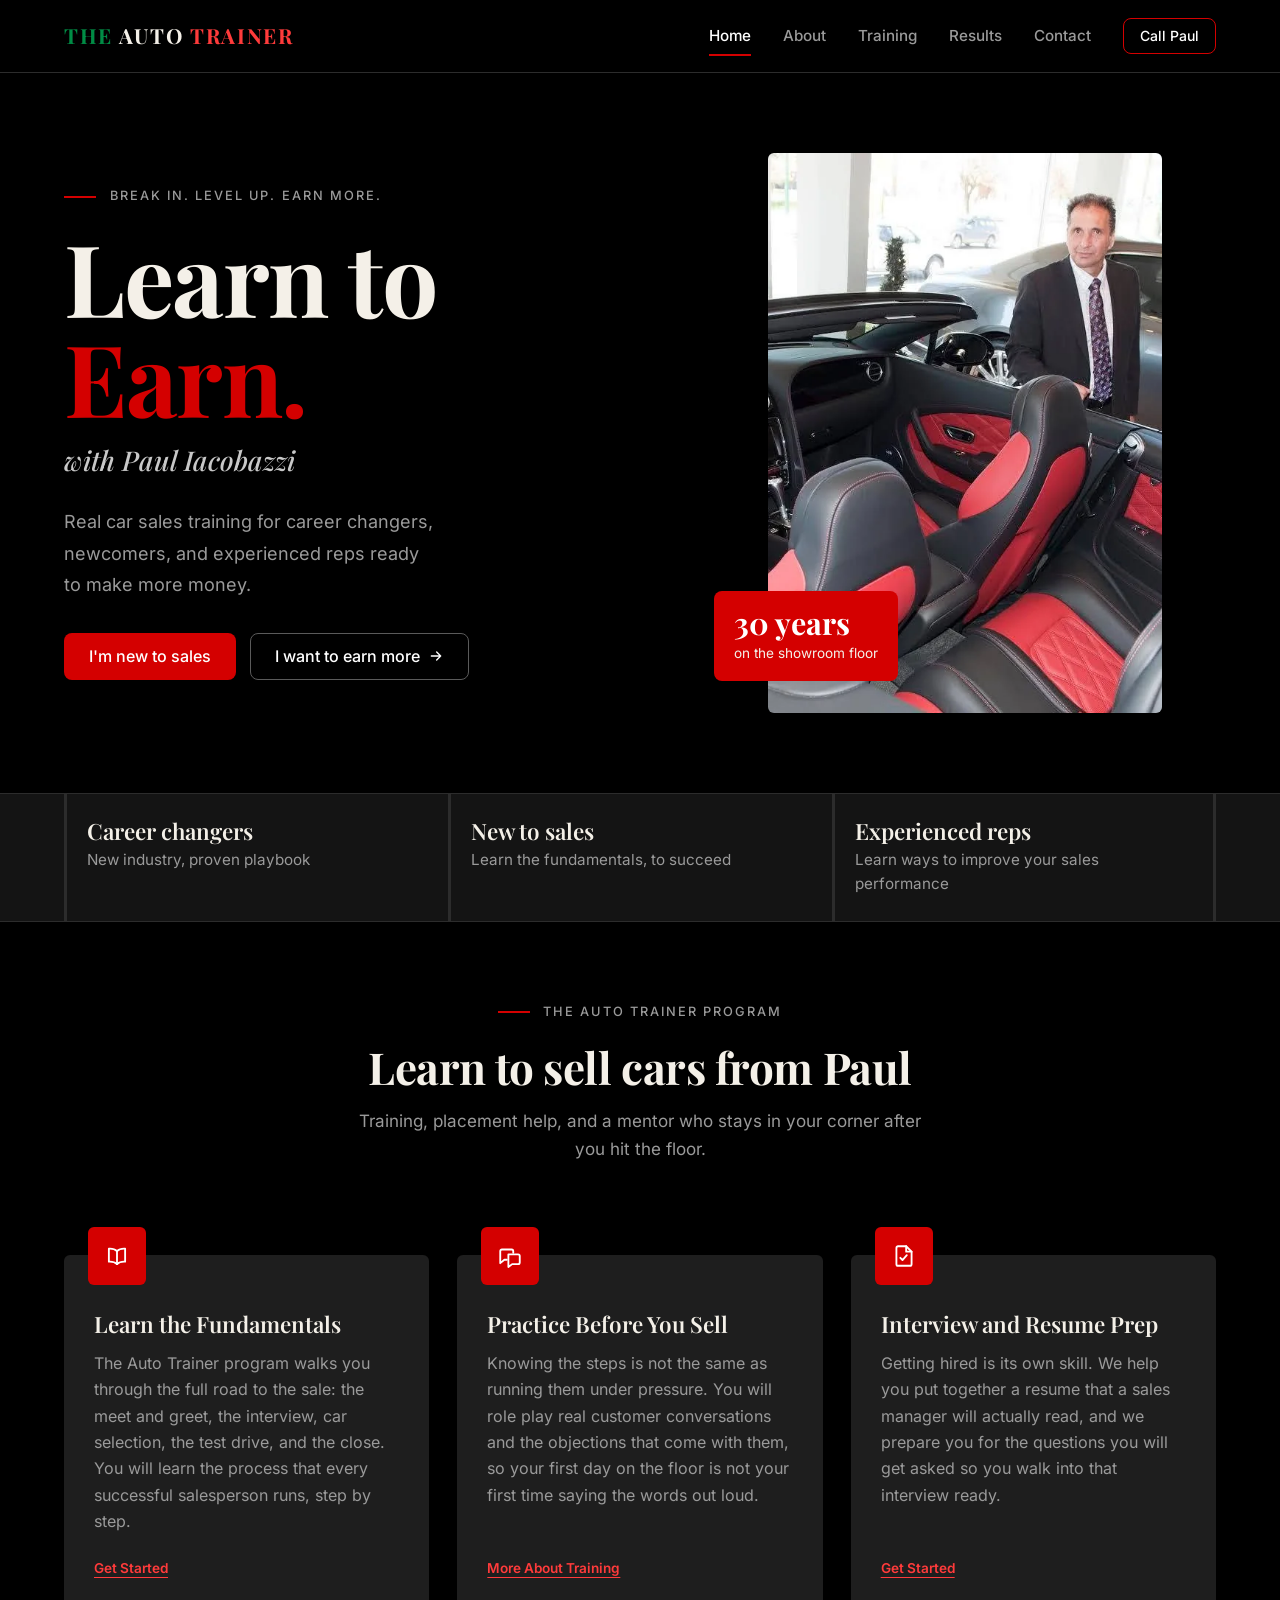
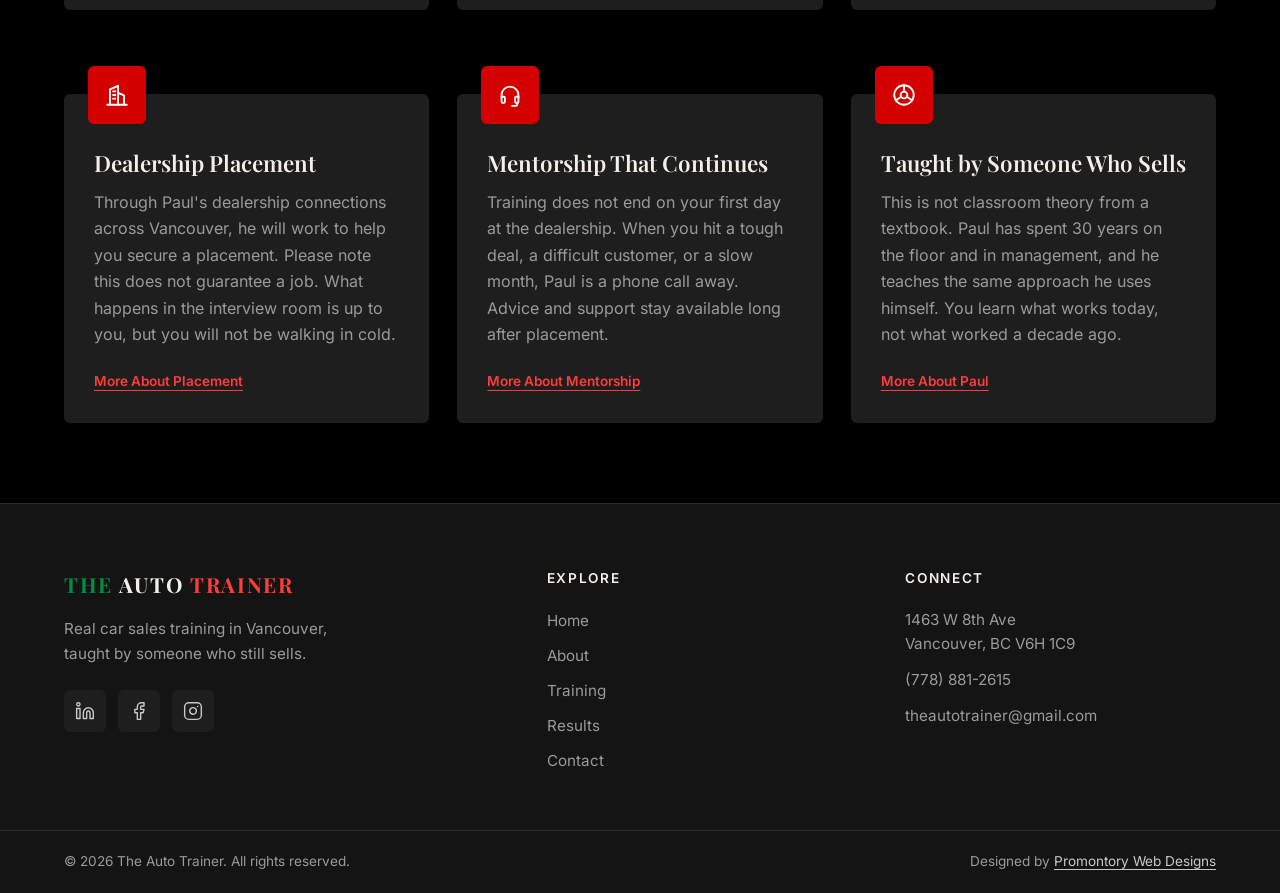
<file: index.html>
<!DOCTYPE html>
<html lang="en">
<head>
  <meta charset="UTF-8">
  <meta name="viewport" content="width=device-width, initial-scale=1.0">
  <title>The Auto Trainer | Car Sales Training with Paul Iacobazzi</title>
  <meta name="description" content="Real car sales training for career changers, newcomers, and reps ready for bigger months.">

  <link rel="preload" href="fonts/Inter-var.woff2" as="font" type="font/woff2" crossorigin>
  <link rel="preload" href="fonts/PlayfairDisplay-var.woff2" as="font" type="font/woff2" crossorigin>
  <link rel="preload" href="images/paul-hero.webp" as="image" fetchpriority="high">

  <link rel="stylesheet" href="fonts.css">
  <link rel="stylesheet" href="styles.css">
</head>
<body>

  <header class="site-header">
    <nav class="nav container" aria-label="Main">
      <a href="index.html" class="logo"><span class="logo-it">The</span> Auto <span>Trainer</span></a>

      <button type="button" class="nav-toggle" aria-label="Toggle menu" aria-expanded="false" aria-controls="nav-links">
        <span class="nav-toggle-bar"></span>
        <span class="nav-toggle-bar"></span>
        <span class="nav-toggle-bar"></span>
      </button>

      <ul class="nav-links" id="nav-links">
        <li><a href="index.html" aria-current="page">Home</a></li>
        <li><a href="about.html">About</a></li>
        <li><a href="training.html">Training</a></li>
        <li><a href="results.html">Results</a></li>
        <li><a href="contact.html">Contact</a></li>
        <li class="nav-cta-item"><a href="contact.html" class="btn btn-primary">Call Paul</a></li>
      </ul>

      <a href="contact.html" class="btn btn-outline btn-small nav-desktop-cta">Call Paul</a>
    </nav>
  </header>

  <main>
    <section class="hero">
      <div class="hero-inner container">

        <div class="hero-text">
          <p class="eyebrow">Break in. Level up. Earn more.</p>

          <h1 class="hero-title">Learn to <span class="accent">Earn.</span></h1>

          <p class="signature">with Paul Iacobazzi</p>

          <p class="hero-sub">
            Real car sales training for career changers, newcomers,
            and experienced reps ready to make more money.
          </p>

          <div class="hero-actions">
            <a href="#new-to-sales" class="btn btn-primary">I'm new to sales</a>
            <a href="#earn-more" class="btn btn-outline">
              I want to earn more
              <svg class="btn-arrow" width="16" height="16" viewBox="0 0 24 24" aria-hidden="true">
                <path d="M5 12h14M13 6l6 6-6 6" fill="none" stroke="currentColor" stroke-width="2" stroke-linecap="round" stroke-linejoin="round"/>
              </svg>
            </a>
          </div>
        </div>

        <div class="hero-media">
          <img src="images/paul-hero.webp" alt="Paul Iacobazzi standing on a dealership lot" class="hero-photo" width="608" height="760" fetchpriority="high" decoding="async">

          <div class="badge">
            <strong>30 years</strong>
            <span>on the showroom floor</span>
          </div>
        </div>

      </div>
    </section>

    <section class="audience" aria-label="Who this training is for">
      <div class="audience-grid container">
        <a href="#career-changers" class="audience-item">
          <h2>Career changers</h2>
          <p>New industry, proven playbook</p>
        </a>
        <a href="#new-to-sales" class="audience-item">
          <h2>New to sales</h2>
          <p>Learn the fundamentals, to succeed</p>
        </a>
        <a href="#earn-more" class="audience-item">
          <h2>Experienced reps</h2>
          <p>Learn ways to improve your sales performance</p>
        </a>
      </div>
    </section>

    <section class="program" aria-labelledby="program-heading">
      <div class="program-inner container">

        <div class="program-intro">
          <p class="eyebrow">The Auto Trainer Program</p>
          <h2 id="program-heading">Learn to sell cars from Paul</h2>
          <p>Training, placement help, and a mentor who stays in your corner after you hit the floor.</p>
        </div>

        <div class="program-grid">

          <article class="program-card">
            <span class="program-tile" aria-hidden="true">
              <svg viewBox="0 0 24 24" fill="none" stroke="currentColor" stroke-width="1.7" stroke-linecap="round" stroke-linejoin="round">
                <path d="M12 7.5c-1.6-1.6-4.2-2.5-7.5-2.3v12c3.3-.2 5.9.7 7.5 2.3"/>
                <path d="M12 7.5c1.6-1.6 4.2-2.5 7.5-2.3v12c-3.3-.2-5.9.7-7.5 2.3"/>
                <path d="M12 7.5v12"/>
              </svg>
            </span>
            <h3>Learn the Fundamentals</h3>
            <p>The Auto Trainer program walks you through the full road to the sale: the meet and greet, the interview, car selection, the test drive, and the close. You will learn the process that every successful salesperson runs, step by step.</p>
            <a href="contact.html">Get Started</a>
          </article>

          <article class="program-card">
            <span class="program-tile" aria-hidden="true">
              <svg viewBox="0 0 24 24" fill="none" stroke="currentColor" stroke-width="1.7" stroke-linecap="round" stroke-linejoin="round">
                <path d="M9 15.5H6.8L3 18.6V7.5A1.5 1.5 0 0 1 4.5 6h9A1.5 1.5 0 0 1 15 7.5v1.6"/>
                <path d="M10.5 10.5h9a1.5 1.5 0 0 1 1.5 1.5v6a1.5 1.5 0 0 1-1.5 1.5H14l-3.5 2.6V10.5Z"/>
              </svg>
            </span>
            <h3>Practice Before You Sell</h3>
            <p>Knowing the steps is not the same as running them under pressure. You will role play real customer conversations and the objections that come with them, so your first day on the floor is not your first time saying the words out loud.</p>
            <a href="training.html">More About Training</a>
          </article>

          <article class="program-card">
            <span class="program-tile" aria-hidden="true">
              <svg viewBox="0 0 24 24" fill="none" stroke="currentColor" stroke-width="1.7" stroke-linecap="round" stroke-linejoin="round">
                <path d="M14 3H6.5A1.5 1.5 0 0 0 5 4.5v15A1.5 1.5 0 0 0 6.5 21h11a1.5 1.5 0 0 0 1.5-1.5V8l-5-5Z"/>
                <path d="M14 3v5h5"/>
                <path d="m8.6 13.7 2 2 4-4.4"/>
              </svg>
            </span>
            <h3>Interview and Resume Prep</h3>
            <p>Getting hired is its own skill. We help you put together a resume that a sales manager will actually read, and we prepare you for the questions you will get asked so you walk into that interview ready.</p>
            <a href="contact.html">Get Started</a>
          </article>

          <article class="program-card">
            <span class="program-tile" aria-hidden="true">
              <svg viewBox="0 0 24 24" fill="none" stroke="currentColor" stroke-width="1.7" stroke-linecap="round" stroke-linejoin="round">
                <path d="M3 21h18"/>
                <path d="M5.5 21V6.8L13 3.5V21"/>
                <path d="m13 10 5.5 2.4V21"/>
                <path d="M8.4 8.6h2M8.4 12h2M8.4 15.4h2"/>
              </svg>
            </span>
            <h3>Dealership Placement</h3>
            <p>Through Paul's dealership connections across Vancouver, he will work to help you secure a placement. Please note this does not guarantee a job. What happens in the interview room is up to you, but you will not be walking in cold.</p>
            <a href="training.html#placement">More About Placement</a>
          </article>

          <article class="program-card">
            <span class="program-tile" aria-hidden="true">
              <svg viewBox="0 0 24 24" fill="none" stroke="currentColor" stroke-width="1.7" stroke-linecap="round" stroke-linejoin="round">
                <path d="M4.2 14.5V12a7.8 7.8 0 0 1 15.6 0v2.5"/>
                <path d="M4.2 13.6h2.1a1 1 0 0 1 1 1v3.6a1 1 0 0 1-1 1h-.6a1.5 1.5 0 0 1-1.5-1.5v-4.1Z"/>
                <path d="M19.8 13.6h-2.1a1 1 0 0 0-1 1v3.6a1 1 0 0 0 1 1h.6a1.5 1.5 0 0 0 1.5-1.5v-4.1Z"/>
                <path d="M18.8 19.6v.4a2 2 0 0 1-2 2h-2.9"/>
              </svg>
            </span>
            <h3>Mentorship That Continues</h3>
            <p>Training does not end on your first day at the dealership. When you hit a tough deal, a difficult customer, or a slow month, Paul is a phone call away. Advice and support stay available long after placement.</p>
            <a href="training.html#mentorship">More About Mentorship</a>
          </article>

          <article class="program-card">
            <span class="program-tile" aria-hidden="true">
              <svg viewBox="0 0 24 24" fill="none" stroke="currentColor" stroke-width="1.7" stroke-linecap="round" stroke-linejoin="round">
                <circle cx="12" cy="12" r="9"/>
                <circle cx="12" cy="12" r="3.1"/>
                <path d="M12 3.1V8.9"/>
                <path d="M9.4 13.6 4.5 16.9"/>
                <path d="M14.6 13.6l4.9 3.3"/>
              </svg>
            </span>
            <h3>Taught by Someone Who Sells</h3>
            <p>This is not classroom theory from a textbook. Paul has spent 30 years on the floor and in management, and he teaches the same approach he uses himself. You learn what works today, not what worked a decade ago.</p>
            <a href="about.html">More About Paul</a>
          </article>

        </div>
      </div>
    </section>
  </main>

  <footer class="site-footer">
    <div class="footer-grid container">

      <div class="footer-brand">
        <a href="index.html" class="logo"><span class="logo-it">The</span> Auto <span>Trainer</span></a>
        <p>Real car sales training in Vancouver, taught by someone who still sells.</p>

        <ul class="social-links" aria-label="Social media">
          <li>
            <a href="https://www.linkedin.com/company/the-auto-trainer" target="_blank" rel="noopener" aria-label="The Auto Trainer on LinkedIn">
              <svg viewBox="0 0 24 24" fill="none" stroke="currentColor" stroke-width="1.7" stroke-linecap="round" stroke-linejoin="round" aria-hidden="true">
                <path d="M16 8a6 6 0 0 1 6 6v7h-4v-7a2 2 0 0 0-2-2 2 2 0 0 0-2 2v7h-4v-7a6 6 0 0 1 6-6z"/>
                <rect x="2" y="9" width="4" height="12"/>
                <circle cx="4" cy="4" r="2"/>
              </svg>
            </a>
          </li>
          <li>
            <a href="https://www.facebook.com/theautotrainer/" target="_blank" rel="noopener" aria-label="The Auto Trainer on Facebook">
              <svg viewBox="0 0 24 24" fill="none" stroke="currentColor" stroke-width="1.7" stroke-linecap="round" stroke-linejoin="round" aria-hidden="true">
                <path d="M18 2h-3a5 5 0 0 0-5 5v3H7v4h3v8h4v-8h3l1-4h-4V7a1 1 0 0 1 1-1h3z"/>
              </svg>
            </a>
          </li>
          <li>
            <a href="https://www.instagram.com/theautotrainer/" target="_blank" rel="noopener" aria-label="The Auto Trainer on Instagram">
              <svg viewBox="0 0 24 24" fill="none" stroke="currentColor" stroke-width="1.7" stroke-linecap="round" stroke-linejoin="round" aria-hidden="true">
                <rect x="2" y="2" width="20" height="20" rx="5" ry="5"/>
                <path d="M16 11.37A4 4 0 1 1 12.63 8 4 4 0 0 1 16 11.37z"/>
                <line x1="17.5" y1="6.5" x2="17.51" y2="6.5"/>
              </svg>
            </a>
          </li>
        </ul>
      </div>

      <nav class="footer-col" aria-label="Footer">
        <h2>Explore</h2>
        <ul>
          <li><a href="index.html">Home</a></li>
          <li><a href="about.html">About</a></li>
          <li><a href="training.html">Training</a></li>
          <li><a href="results.html">Results</a></li>
          <li><a href="contact.html">Contact</a></li>
        </ul>
      </nav>

      <div class="footer-col">
        <h2>Connect</h2>
        <address>
          <p>1463 W 8th Ave<br>Vancouver, BC V6H 1C9</p>
          <p><a href="tel:+17788812615">(778) 881-2615</a></p>
          <p><a href="mailto:theautotrainer@gmail.com">theautotrainer@gmail.com</a></p>
        </address>
      </div>

    </div>

    <div class="footer-bottom">
      <div class="footer-bottom-inner container">
        <p>&copy; 2026 The Auto Trainer. All rights reserved.</p>
        <p>Designed by <a href="https://promontorywebdesigns.com" target="_blank" rel="noopener">Promontory Web Designs</a></p>
      </div>
    </div>
  </footer>

  <script>
    (function () {
      var toggle = document.querySelector('.nav-toggle');
      var navLinks = document.getElementById('nav-links');
      if (!toggle || !navLinks) return;

      function closeMenu() {
        navLinks.classList.remove('is-open');
        toggle.classList.remove('is-open');
        toggle.setAttribute('aria-expanded', 'false');
        document.body.classList.remove('nav-open');
      }

      toggle.addEventListener('click', function () {
        var isOpen = navLinks.classList.toggle('is-open');
        toggle.classList.toggle('is-open', isOpen);
        toggle.setAttribute('aria-expanded', String(isOpen));
        document.body.classList.toggle('nav-open', isOpen);
      });

      navLinks.addEventListener('click', function (e) {
        if (e.target.tagName === 'A') closeMenu();
      });

      window.addEventListener('resize', function () {
        if (window.innerWidth > 900) closeMenu();
      });
    })();
  </script>
</body>
</html>
</file>
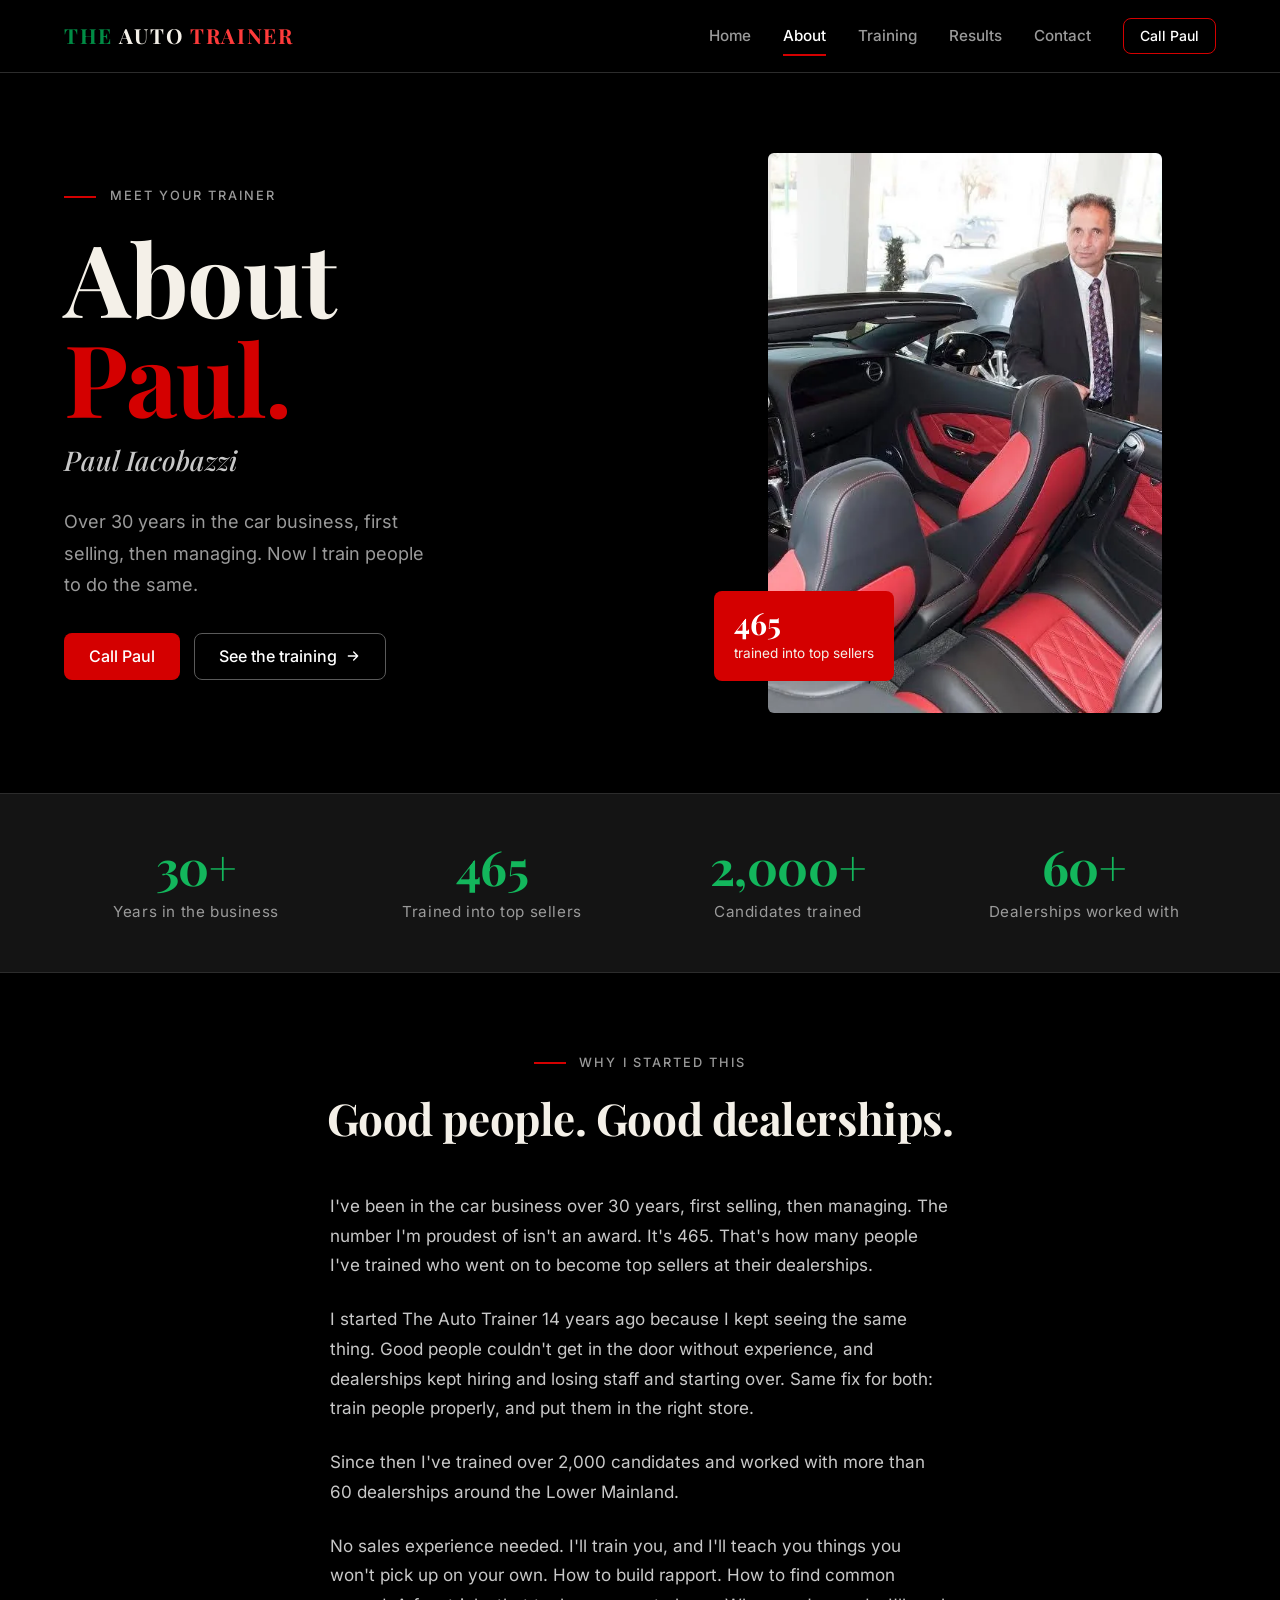
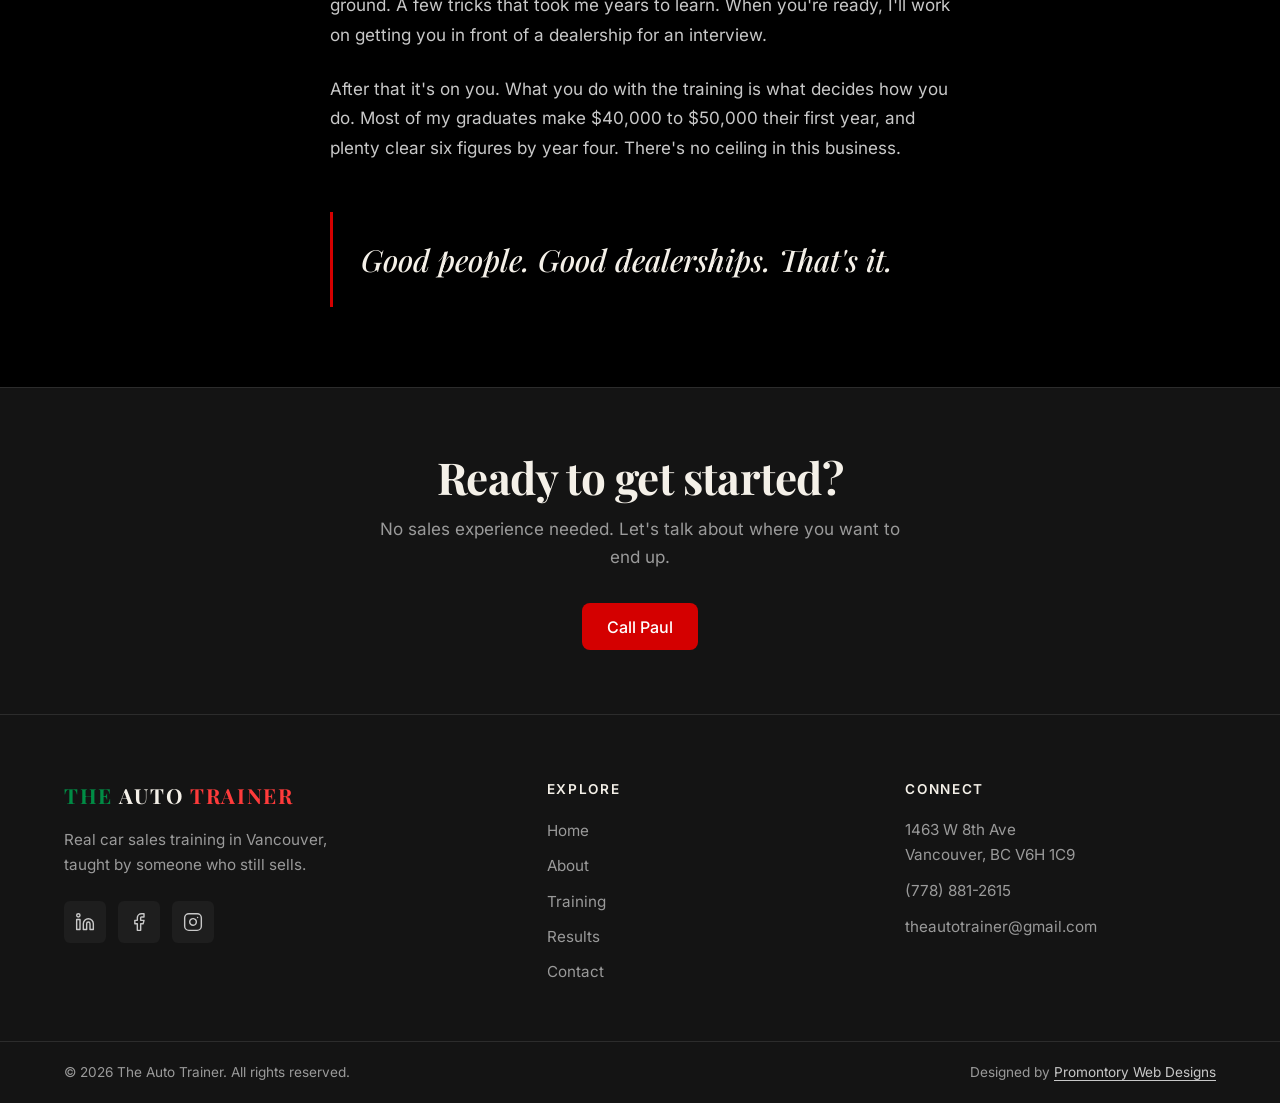
<file: about.html>
<!DOCTYPE html>
<html lang="en">
<head>
  <meta charset="UTF-8">
  <meta name="viewport" content="width=device-width, initial-scale=1.0">
  <title>About Paul Iacobazzi | The Auto Trainer</title>
  <meta name="description" content="Over 30 years in the car business, 465 trained into top sellers, and more than 2,000 candidates trained across 60+ Lower Mainland dealerships.">

  <link rel="preload" href="fonts/Inter-var.woff2" as="font" type="font/woff2" crossorigin>
  <link rel="preload" href="fonts/PlayfairDisplay-var.woff2" as="font" type="font/woff2" crossorigin>
  <link rel="preload" href="images/paul-hero.webp" as="image" fetchpriority="high">

  <link rel="stylesheet" href="fonts.css">
  <link rel="stylesheet" href="styles.css">
</head>
<body>

  <header class="site-header">
    <nav class="nav container" aria-label="Main">
      <a href="index.html" class="logo"><span class="logo-it">The</span> Auto <span>Trainer</span></a>

      <button type="button" class="nav-toggle" aria-label="Toggle menu" aria-expanded="false" aria-controls="nav-links">
        <span class="nav-toggle-bar"></span>
        <span class="nav-toggle-bar"></span>
        <span class="nav-toggle-bar"></span>
      </button>

      <ul class="nav-links" id="nav-links">
        <li><a href="index.html">Home</a></li>
        <li><a href="about.html" aria-current="page">About</a></li>
        <li><a href="training.html">Training</a></li>
        <li><a href="results.html">Results</a></li>
        <li><a href="contact.html">Contact</a></li>
        <li class="nav-cta-item"><a href="contact.html" class="btn btn-primary">Call Paul</a></li>
      </ul>

      <a href="contact.html" class="btn btn-outline btn-small nav-desktop-cta">Call Paul</a>
    </nav>
  </header>

  <main>
    <section class="hero">
      <div class="hero-inner container">

        <div class="hero-text">
          <p class="eyebrow">Meet your trainer</p>

          <h1 class="hero-title">About <span class="accent">Paul.</span></h1>

          <p class="signature">Paul Iacobazzi</p>

          <p class="hero-sub">
            Over 30 years in the car business, first selling,
            then managing. Now I train people to do the same.
          </p>

          <div class="hero-actions">
            <a href="contact.html" class="btn btn-primary">Call Paul</a>
            <a href="training.html" class="btn btn-outline">
              See the training
              <svg class="btn-arrow" width="16" height="16" viewBox="0 0 24 24" aria-hidden="true">
                <path d="M5 12h14M13 6l6 6-6 6" fill="none" stroke="currentColor" stroke-width="2" stroke-linecap="round" stroke-linejoin="round"/>
              </svg>
            </a>
          </div>
        </div>

        <div class="hero-media">
          <img src="images/paul-hero.webp" alt="Paul Iacobazzi standing on a dealership lot" class="hero-photo" width="608" height="760" fetchpriority="high" decoding="async">

          <div class="badge">
            <strong>465</strong>
            <span>trained into top sellers</span>
          </div>
        </div>

      </div>
    </section>

    <section class="stats" aria-label="The Auto Trainer by the numbers">
      <div class="stats-grid container">
        <div class="stat">
          <strong>30+</strong>
          <span>Years in the business</span>
        </div>
        <div class="stat">
          <strong>465</strong>
          <span>Trained into top sellers</span>
        </div>
        <div class="stat">
          <strong>2,000+</strong>
          <span>Candidates trained</span>
        </div>
        <div class="stat">
          <strong>60+</strong>
          <span>Dealerships worked with</span>
        </div>
      </div>
    </section>

    <section class="story" aria-labelledby="story-heading">
      <div class="story-inner container">

        <div class="story-intro">
          <p class="eyebrow">Why I started this</p>
          <h2 id="story-heading">Good people. Good dealerships.</h2>
        </div>

        <div class="story-body">
          <p>I've been in the car business over 30 years, first selling, then managing. The number I'm proudest of isn't an award. It's 465. That's how many people I've trained who went on to become top sellers at their dealerships.</p>

          <p>I started The Auto Trainer 14 years ago because I kept seeing the same thing. Good people couldn't get in the door without experience, and dealerships kept hiring and losing staff and starting over. Same fix for both: train people properly, and put them in the right store.</p>

          <p>Since then I've trained over 2,000 candidates and worked with more than 60 dealerships around the Lower Mainland.</p>

          <p>No sales experience needed. I'll train you, and I'll teach you things you won't pick up on your own. How to build rapport. How to find common ground. A few tricks that took me years to learn. When you're ready, I'll work on getting you in front of a dealership for an interview.</p>

          <p>After that it's on you. What you do with the training is what decides how you do. Most of my graduates make $40,000 to $50,000 their first year, and plenty clear six figures by year four. There's no ceiling in this business.</p>

          <blockquote class="pull-quote">
            <p>Good people. Good dealerships. That's it.</p>
          </blockquote>
        </div>

      </div>
    </section>

    <section class="cta-band">
      <div class="cta-inner container">
        <h2>Ready to get started?</h2>
        <p>No sales experience needed. Let's talk about where you want to end up.</p>
        <a href="contact.html" class="btn btn-primary">Call Paul</a>
      </div>
    </section>
  </main>

  <footer class="site-footer">
    <div class="footer-grid container">

      <div class="footer-brand">
        <a href="index.html" class="logo"><span class="logo-it">The</span> Auto <span>Trainer</span></a>
        <p>Real car sales training in Vancouver, taught by someone who still sells.</p>

        <ul class="social-links" aria-label="Social media">
          <li>
            <a href="https://www.linkedin.com/company/the-auto-trainer" target="_blank" rel="noopener" aria-label="The Auto Trainer on LinkedIn">
              <svg viewBox="0 0 24 24" fill="none" stroke="currentColor" stroke-width="1.7" stroke-linecap="round" stroke-linejoin="round" aria-hidden="true">
                <path d="M16 8a6 6 0 0 1 6 6v7h-4v-7a2 2 0 0 0-2-2 2 2 0 0 0-2 2v7h-4v-7a6 6 0 0 1 6-6z"/>
                <rect x="2" y="9" width="4" height="12"/>
                <circle cx="4" cy="4" r="2"/>
              </svg>
            </a>
          </li>
          <li>
            <a href="https://www.facebook.com/theautotrainer/" target="_blank" rel="noopener" aria-label="The Auto Trainer on Facebook">
              <svg viewBox="0 0 24 24" fill="none" stroke="currentColor" stroke-width="1.7" stroke-linecap="round" stroke-linejoin="round" aria-hidden="true">
                <path d="M18 2h-3a5 5 0 0 0-5 5v3H7v4h3v8h4v-8h3l1-4h-4V7a1 1 0 0 1 1-1h3z"/>
              </svg>
            </a>
          </li>
          <li>
            <a href="https://www.instagram.com/theautotrainer/" target="_blank" rel="noopener" aria-label="The Auto Trainer on Instagram">
              <svg viewBox="0 0 24 24" fill="none" stroke="currentColor" stroke-width="1.7" stroke-linecap="round" stroke-linejoin="round" aria-hidden="true">
                <rect x="2" y="2" width="20" height="20" rx="5" ry="5"/>
                <path d="M16 11.37A4 4 0 1 1 12.63 8 4 4 0 0 1 16 11.37z"/>
                <line x1="17.5" y1="6.5" x2="17.51" y2="6.5"/>
              </svg>
            </a>
          </li>
        </ul>
      </div>

      <nav class="footer-col" aria-label="Footer">
        <h2>Explore</h2>
        <ul>
          <li><a href="index.html">Home</a></li>
          <li><a href="about.html">About</a></li>
          <li><a href="training.html">Training</a></li>
          <li><a href="results.html">Results</a></li>
          <li><a href="contact.html">Contact</a></li>
        </ul>
      </nav>

      <div class="footer-col">
        <h2>Connect</h2>
        <address>
          <p>1463 W 8th Ave<br>Vancouver, BC V6H 1C9</p>
          <p><a href="tel:+17788812615">(778) 881-2615</a></p>
          <p><a href="mailto:theautotrainer@gmail.com">theautotrainer@gmail.com</a></p>
        </address>
      </div>

    </div>

    <div class="footer-bottom">
      <div class="footer-bottom-inner container">
        <p>&copy; 2026 The Auto Trainer. All rights reserved.</p>
        <p>Designed by <a href="https://promontorywebdesigns.com" target="_blank" rel="noopener">Promontory Web Designs</a></p>
      </div>
    </div>
  </footer>

  <script>
    (function () {
      var toggle = document.querySelector('.nav-toggle');
      var navLinks = document.getElementById('nav-links');
      if (!toggle || !navLinks) return;

      function closeMenu() {
        navLinks.classList.remove('is-open');
        toggle.classList.remove('is-open');
        toggle.setAttribute('aria-expanded', 'false');
        document.body.classList.remove('nav-open');
      }

      toggle.addEventListener('click', function () {
        var isOpen = navLinks.classList.toggle('is-open');
        toggle.classList.toggle('is-open', isOpen);
        toggle.setAttribute('aria-expanded', String(isOpen));
        document.body.classList.toggle('nav-open', isOpen);
      });

      navLinks.addEventListener('click', function (e) {
        if (e.target.tagName === 'A') closeMenu();
      });

      window.addEventListener('resize', function () {
        if (window.innerWidth > 900) closeMenu();
      });
    })();
  </script>
</body>
</html>
</file>
<file: fonts.css>
/* Self-hosted Google Fonts, latin subset, variable weights.
   Served from our own origin so the browser does not have to resolve, connect to
   and chain two extra third-party hosts before it can paint text. */

@font-face {
  font-family: 'Inter';
  font-style: normal;
  font-weight: 400 600;
  font-display: swap;
  src: url(fonts/Inter-var.woff2) format('woff2');
  unicode-range: U+0000-00FF, U+0131, U+0152-0153, U+02BB-02BC, U+02C6, U+02DA, U+02DC, U+0304, U+0308, U+0329, U+2000-206F, U+20AC, U+2122, U+2191, U+2193, U+2212, U+2215, U+FEFF, U+FFFD;
}

@font-face {
  font-family: 'Playfair Display';
  font-style: italic;
  font-weight: 500;
  font-display: swap;
  src: url(fonts/PlayfairDisplay-italic-var.woff2) format('woff2');
  unicode-range: U+0000-00FF, U+0131, U+0152-0153, U+02BB-02BC, U+02C6, U+02DA, U+02DC, U+0304, U+0308, U+0329, U+2000-206F, U+20AC, U+2122, U+2191, U+2193, U+2212, U+2215, U+FEFF, U+FFFD;
}

@font-face {
  font-family: 'Playfair Display';
  font-style: normal;
  font-weight: 600 700;
  font-display: swap;
  src: url(fonts/PlayfairDisplay-var.woff2) format('woff2');
  unicode-range: U+0000-00FF, U+0131, U+0152-0153, U+02BB-02BC, U+02C6, U+02DA, U+02DC, U+0304, U+0308, U+0329, U+2000-206F, U+20AC, U+2122, U+2191, U+2193, U+2212, U+2215, U+FEFF, U+FFFD;
}
</file>
<file: styles.css>
/* ============================================
   The Auto Trainer Palette
   ============================================ */
:root {
  --rosso-corsa: #D40000;
  --rosso-dark: #A80000;
  --rosso-hover: #E60000;
  /* #D40000 tops out at ~3.8:1 on black; use this for small red text (WCAG AA 4.5:1) */
  --rosso-text: #FF3B3B;
  --verde-italia: #008C45;
  /* Brighter sibling of the logo green (same hue, ~147°) for positive metrics;
     #008C45 only clears large-text contrast on dark, this clears AA at any size */
  --verde-text: #13B65C;
  --black: #000000;
  --charcoal: #141414;
  --graphite: #1E1E1E;
  --line: #2C2C2C;
  --gray: #9A9A9A;
  --silver: #C8C8C8;
  --white: #FFFFFF;
  --ivory: #F4F0E8;

  --font-display: "Playfair Display", Georgia, "Times New Roman", serif;
  --font-body: "Inter", "Helvetica Neue", Arial, sans-serif;

  --container: 1200px;
  --radius: 8px;
  --ease-out: cubic-bezier(0.2, 0.8, 0.2, 1);

  /* Type scale — every size on the site comes from here */
  --text-xs: 0.85rem;       /* micro labels, legal, inline link cues */
  --text-sm: 0.95rem;       /* nav, footer links, captions */
  --text-base: 1rem;        /* card body copy */
  --text-lg: 1.0625rem;     /* section ledes, long-form prose */
  --text-xl: 1.125rem;      /* hero subhead */
  --h-card: 1.4rem;         /* card + list headings */
  --h-section: clamp(1.9rem, 4.2vw, 2.75rem);
  --h-page: clamp(3.25rem, 8vw, 6.25rem);
  --lh-body: 1.65;
  --lh-prose: 1.75;
  --lh-heading: 1.15;
}

/* ============================================
   Base
   ============================================ */
*,
*::before,
*::after {
  box-sizing: border-box;
}

html {
  scroll-behavior: smooth;
}

body {
  margin: 0;
  background: var(--black);
  color: var(--white);
  font-family: var(--font-body);
  font-size: 1rem;
  line-height: 1.6;
  -webkit-font-smoothing: antialiased;
}

img {
  max-width: 100%;
  display: block;
}

a {
  color: inherit;
  text-decoration: none;
}

:focus-visible {
  outline: 2px solid var(--rosso-corsa);
  outline-offset: 3px;
}

.container {
  width: 100%;
  max-width: var(--container);
  margin: 0 auto;
  padding: 0 1.5rem;
}

/* ============================================
   Buttons
   ============================================ */
.btn {
  display: inline-flex;
  align-items: center;
  gap: 0.5rem;
  padding: 0.9rem 1.5rem;
  border-radius: var(--radius);
  font-family: var(--font-body);
  font-size: 1rem;
  font-weight: 500;
  line-height: 1;
  border: 1px solid transparent;
  white-space: nowrap;
  transition:
    background-color 0.2s ease,
    border-color 0.2s ease,
    color 0.2s ease,
    transform 0.25s var(--ease-out),
    box-shadow 0.25s var(--ease-out);
}

.btn:hover {
  transform: translateY(-2px);
}

.btn:active {
  transform: translateY(0);
  transition-duration: 0.05s;
}

.btn-primary {
  background: var(--rosso-corsa);
  color: var(--white);
}

.btn-primary:hover {
  background: var(--rosso-hover);
  box-shadow: 0 8px 24px rgba(212, 0, 0, 0.35);
}

.btn-outline {
  border-color: #5A5A5A;
  color: var(--white);
}

.btn-outline:hover {
  border-color: var(--rosso-corsa);
  background: rgba(212, 0, 0, 0.1);
}

.btn-small {
  padding: 0.6rem 1rem;
  font-size: 0.875rem;
  border-color: var(--rosso-corsa);
}

.btn-small:hover {
  background: var(--rosso-corsa);
  box-shadow: 0 6px 18px rgba(212, 0, 0, 0.3);
}

.btn-arrow {
  transition: transform 0.2s ease;
}

.btn:hover .btn-arrow {
  transform: translateX(3px);
}

/* ============================================
   Header / Nav
   ============================================ */
.site-header {
  border-bottom: 1px solid var(--line);
}

.nav {
  display: flex;
  align-items: center;
  justify-content: space-between;
  gap: 2rem;
  min-height: 72px;
}

.logo {
  font-family: var(--font-display);
  color: var(--ivory);
  font-size: 1.3rem;
  font-weight: 700;
  letter-spacing: 0.08em;
  text-transform: uppercase;
  white-space: nowrap;
}

.logo span {
  color: var(--rosso-text);
}

.logo .logo-it {
  color: var(--verde-italia);
}

.nav-links {
  display: flex;
  gap: 2rem;
  margin: 0 0 0 auto;
  padding: 0;
  list-style: none;
}

.nav-links a {
  position: relative;
  display: inline-block;
  padding: 0.35rem 0;
  color: var(--gray);
  font-size: var(--text-sm);
  font-weight: 500;
  transition: color 0.2s ease;
}

/* Red underline that slides in from the left */
.nav-links a::after {
  content: "";
  position: absolute;
  left: 0;
  right: 0;
  bottom: -2px;
  height: 2px;
  background: var(--rosso-corsa);
  transform: scaleX(0);
  transform-origin: left;
  transition: transform 0.25s ease;
}

.nav-links a:hover,
.nav-links a:focus-visible,
.nav-links a[aria-current="page"] {
  color: var(--white);
}

.nav-links a:hover::after,
.nav-links a:focus-visible::after,
.nav-links a[aria-current="page"]::after {
  transform: scaleX(1);
}

.nav-cta-item {
  display: none;
}

.nav-toggle {
  display: none;
  flex-direction: column;
  justify-content: center;
  align-items: center;
  gap: 5px;
  width: 40px;
  height: 40px;
  padding: 0;
  background: transparent;
  border: none;
  border-radius: 6px;
  cursor: pointer;
  transition: background-color 0.2s ease;
}

.nav-toggle:hover {
  background: rgba(255, 255, 255, 0.08);
}

.nav-toggle-bar {
  width: 18px;
  height: 2px;
  background: var(--ivory);
  transition: transform 0.2s ease, opacity 0.2s ease;
}

.nav-toggle.is-open .nav-toggle-bar:nth-child(1) {
  transform: translateY(7px) rotate(45deg);
}

.nav-toggle.is-open .nav-toggle-bar:nth-child(2) {
  opacity: 0;
}

.nav-toggle.is-open .nav-toggle-bar:nth-child(3) {
  transform: translateY(-7px) rotate(-45deg);
}

/* ============================================
   Hero
   ============================================ */
.hero-inner {
  display: grid;
  grid-template-columns: minmax(0, 1.2fr) minmax(0, 1fr);
  align-items: center;
  gap: 3rem;
  padding-top: 5rem;
  padding-bottom: 5rem;
}

.eyebrow {
  display: flex;
  align-items: center;
  gap: 0.85rem;
  margin: 0 0 1.25rem;
  color: var(--gray);
  font-size: 0.8rem;
  font-weight: 500;
  letter-spacing: 0.16em;
  text-transform: uppercase;
}

.eyebrow::before {
  content: "";
  width: 32px;
  height: 2px;
  background: var(--rosso-corsa);
  flex-shrink: 0;
}

.hero-title {
  margin: 0;
  font-family: var(--font-display);
  color: var(--ivory);
  font-size: var(--h-page);
  font-weight: 700;
  line-height: 1;
  letter-spacing: -0.015em;
}

.hero-title .accent {
  display: block;
  color: var(--rosso-corsa);
}

.signature {
  margin: 0.75rem 0 1.5rem;
  font-family: var(--font-display);
  font-style: italic;
  font-weight: 500;
  font-size: clamp(1.3rem, 2.3vw, 1.7rem);
  color: var(--silver);
}

.hero-sub {
  max-width: 34ch;
  margin: 0 0 2rem;
  color: var(--gray);
  font-size: var(--text-xl);
  line-height: var(--lh-prose);
}

.hero-actions {
  display: flex;
  flex-wrap: wrap;
  gap: 0.85rem;
}

/* Photo + badge */
.hero-media {
  position: relative;
  aspect-ratio: 4 / 5;
  max-height: 560px;
}

.hero-photo {
  position: absolute;
  top: 0;
  right: 0;
  width: 88%;
  height: 100%;
  object-fit: cover;
  border-radius: 6px;
}

.badge {
  position: absolute;
  left: 0;
  bottom: 2rem;
  padding: 1rem 1.25rem;
  background: var(--rosso-corsa);
  border-radius: var(--radius);
}

.badge strong {
  display: block;
  font-family: var(--font-display);
  font-size: 1.9rem;
  font-weight: 700;
  line-height: 1.05;
}

.badge span {
  display: block;
  margin-top: 0.25rem;
  color: var(--ivory);
  font-size: var(--text-xs);
}

/* ============================================
   Audience strip
   ============================================ */
.audience {
  background: var(--charcoal);
  border-top: 1px solid var(--line);
  border-bottom: 1px solid var(--line);
}

.audience-grid {
  display: grid;
  grid-template-columns: repeat(3, minmax(0, 1fr));
}

.audience-item {
  display: block;
  padding: 1.5rem 1.5rem 1.5rem 1.25rem;
  border-left: 3px solid transparent;
  transition: border-color 0.2s ease, background-color 0.2s ease;
}

.audience-item + .audience-item {
  border-left-color: var(--line);
}

.audience-item:first-child {
  border-left-color: var(--line);
}

.audience-item:last-child {
  border-right: 3px solid var(--line);
}

.audience-item:hover {
  border-left-color: var(--rosso-corsa);
  background: var(--graphite);
}

.audience-item h2 {
  margin: 0;
  font-family: var(--font-display);
  color: var(--ivory);
  font-size: var(--h-card);
  font-weight: 600;
  line-height: 1.2;
}

.audience-item p {
  margin: 0.2rem 0 0;
  color: var(--gray);
  font-size: var(--text-sm);
  transition: color 0.2s ease;
}

.audience-item:hover p,
.audience-item:active p {
  color: var(--silver);
}

/* ============================================
   Program cards
   ============================================ */
.program-inner {
  padding-top: 5rem;
  padding-bottom: 5rem;
}

.program-intro {
  max-width: 56rem;
  margin: 0 auto 4rem;
  text-align: center;
}

.program-intro .eyebrow {
  justify-content: center;
}

.program-intro h2 {
  margin: 0 0 0.875rem;
  font-family: var(--font-display);
  color: var(--ivory);
  font-size: var(--h-section);
  font-weight: 700;
  line-height: var(--lh-heading);
  letter-spacing: -0.01em;
  text-wrap: balance;
}

.program-intro p:not(.eyebrow) {
  max-width: 52ch;
  margin: 0 auto;
  color: var(--gray);
  font-size: var(--text-lg);
  line-height: var(--lh-body);
}

.program-grid {
  display: grid;
  grid-template-columns: repeat(3, minmax(0, 1fr));
  gap: 3.5rem 1.75rem;
}

.program-card {
  position: relative;
  display: flex;
  flex-direction: column;
  margin-top: 1.75rem;
  padding: 3.5rem 1.875rem 1.875rem;
  background: var(--graphite);
  border-radius: 6px;
  transition: transform 0.3s var(--ease-out), box-shadow 0.3s var(--ease-out);
}

.program-card:hover {
  transform: translateY(-4px);
  box-shadow: 0 16px 36px rgba(0, 0, 0, 0.55);
}

.program-card:has(a:focus-visible) {
  outline: 2px solid var(--rosso-corsa);
  outline-offset: 3px;
}

.program-card:has(a:focus-visible) a {
  outline: none;
}

.program-tile {
  position: absolute;
  top: -1.75rem;
  left: 1.5rem;
  display: grid;
  place-items: center;
  width: 58px;
  height: 58px;
  background: var(--rosso-corsa);
  color: var(--white);
  border-radius: 6px;
  transition: transform 0.3s var(--ease-out), box-shadow 0.3s var(--ease-out);
}

.program-card:hover .program-tile {
  transform: scale(1.06);
  box-shadow: 0 6px 18px rgba(212, 0, 0, 0.4);
}

.program-tile svg {
  display: block;
  width: 26px;
  height: 26px;
}

.program-card h3 {
  margin: 0 0 0.75rem;
  font-family: var(--font-display);
  color: var(--ivory);
  font-size: var(--h-card);
  font-weight: 600;
  line-height: 1.2;
  text-wrap: balance;
}

.program-card p {
  margin: 0 0 1.5rem;
  color: var(--gray);
  font-size: var(--text-base);
  line-height: var(--lh-body);
}

.program-card a {
  margin-top: auto;
  align-self: flex-start;
  color: var(--rosso-text);
  font-size: var(--text-xs);
  font-weight: 600;
  text-decoration: underline;
  text-underline-offset: 4px;
  text-decoration-thickness: 1px;
  transition: text-decoration-thickness 0.2s ease, text-underline-offset 0.2s ease;
}

/* Stretch the link over the whole card so the full surface is the click target */
.program-card a::after {
  content: "";
  position: absolute;
  inset: 0;
}

.program-card:hover a {
  text-decoration-thickness: 2px;
  text-underline-offset: 6px;
}

/* ============================================
   Stats band
   ============================================ */
.stats {
  background: var(--charcoal);
  border-top: 1px solid var(--line);
  border-bottom: 1px solid var(--line);
}

.stats-grid {
  display: grid;
  grid-template-columns: repeat(4, minmax(0, 1fr));
  padding-top: 3rem;
  padding-bottom: 3rem;
  gap: 2rem;
}

.stat {
  text-align: center;
}

.stat strong {
  display: block;
  font-family: var(--font-display);
  color: var(--verde-text);
  font-size: clamp(2.25rem, 4vw, 3rem);
  font-weight: 700;
  line-height: 1;
  letter-spacing: -0.01em;
}

.stat span {
  display: block;
  margin-top: 0.6rem;
  color: var(--gray);
  font-size: var(--text-sm);
  letter-spacing: 0.04em;
}

/* ============================================
   Story
   ============================================ */
.story-inner {
  padding-top: 5rem;
  padding-bottom: 5rem;
}

.story-intro {
  max-width: 56rem;
  margin: 0 auto 3rem;
  text-align: center;
}

.story-intro .eyebrow {
  justify-content: center;
}

.story-intro h2 {
  margin: 0;
  font-family: var(--font-display);
  color: var(--ivory);
  font-size: var(--h-section);
  font-weight: 700;
  line-height: var(--lh-heading);
  letter-spacing: -0.01em;
  text-wrap: balance;
}

.story-body {
  max-width: 62ch;
  margin: 0 auto;
}

/* Silver rather than gray: this is the page's primary long-form reading copy,
   one deliberate step up the hierarchy from supporting text */
.story-body p {
  margin: 0 0 1.5rem;
  color: var(--silver);
  font-size: var(--text-lg);
  line-height: var(--lh-prose);
}

.pull-quote {
  margin: 3rem 0 0;
  padding: 1.75rem 0 1.75rem 1.75rem;
  border-left: 3px solid var(--rosso-corsa);
}

.pull-quote p {
  margin: 0;
  font-family: var(--font-display);
  color: var(--ivory);
  font-size: clamp(1.4rem, 3vw, 1.9rem);
  font-style: italic;
  font-weight: 500;
  line-height: 1.3;
}

/* ============================================
   CTA band
   ============================================ */
.cta-band {
  background: var(--charcoal);
  border-top: 1px solid var(--line);
}

.cta-inner {
  padding-top: 4rem;
  padding-bottom: 4rem;
  text-align: center;
}

.cta-inner h2 {
  margin: 0 0 0.75rem;
  font-family: var(--font-display);
  color: var(--ivory);
  font-size: var(--h-section);
  font-weight: 700;
  line-height: var(--lh-heading);
  letter-spacing: -0.01em;
  text-wrap: balance;
}

.cta-inner p {
  max-width: 48ch;
  margin: 0 auto 2rem;
  color: var(--gray);
  font-size: var(--text-lg);
  line-height: var(--lh-body);
}

/* ============================================
   Footer
   ============================================ */
.site-footer {
  background: var(--charcoal);
  border-top: 1px solid var(--line);
}

.footer-grid {
  display: grid;
  grid-template-columns: 1.4fr 1fr 1fr;
  gap: 3rem;
  padding-top: 4rem;
  padding-bottom: 3.5rem;
}

.footer-brand p {
  max-width: 30ch;
  margin: 1rem 0 1.5rem;
  color: var(--gray);
  font-size: var(--text-sm);
  line-height: 1.6;
}

.social-links {
  display: flex;
  gap: 0.75rem;
  margin: 0;
  padding: 0;
  list-style: none;
}

.social-links a {
  display: grid;
  place-items: center;
  width: 42px;
  height: 42px;
  background: var(--graphite);
  color: var(--silver);
  border-radius: 6px;
  transition:
    background-color 0.2s ease,
    color 0.2s ease,
    transform 0.25s var(--ease-out);
}

.social-links svg {
  width: 20px;
  height: 20px;
}

.social-links a:hover {
  background: var(--rosso-corsa);
  color: var(--white);
  transform: translateY(-2px);
}

.footer-col h2 {
  margin: 0 0 1.1rem;
  color: var(--ivory);
  font-family: var(--font-body);
  font-size: var(--text-xs);
  font-weight: 600;
  letter-spacing: 0.12em;
  text-transform: uppercase;
}

.footer-col ul {
  margin: 0;
  padding: 0;
  list-style: none;
}

.footer-col li + li {
  margin-top: 0.6rem;
}

.footer-col a {
  color: var(--gray);
  font-size: var(--text-sm);
  transition: color 0.2s ease;
}

.footer-col a:hover {
  color: var(--white);
}

.footer-col address {
  font-style: normal;
}

.footer-col address p {
  margin: 0 0 0.75rem;
  color: var(--gray);
  font-size: var(--text-sm);
  line-height: 1.6;
}

.footer-bottom {
  border-top: 1px solid var(--line);
}

.footer-bottom-inner {
  display: flex;
  justify-content: space-between;
  align-items: center;
  flex-wrap: wrap;
  gap: 0.5rem 1.5rem;
  padding-top: 1.25rem;
  padding-bottom: 1.25rem;
}

.footer-bottom p {
  margin: 0;
  color: var(--gray);
  font-size: var(--text-xs);
}

.footer-bottom a {
  color: var(--silver);
  text-decoration: underline;
  text-underline-offset: 3px;
  transition: color 0.2s ease;
}

.footer-bottom a:hover {
  color: var(--white);
}

/* ============================================
   Page-load reveal (hero only)
   ============================================ */
.hero-text > * {
  animation: rise 0.7s ease-out both;
}

.hero-text > :nth-child(2) { animation-delay: 0.1s; }
.hero-text > :nth-child(3) { animation-delay: 0.25s; }
.hero-text > :nth-child(4) { animation-delay: 0.35s; }
.hero-text > :nth-child(5) { animation-delay: 0.45s; }

@keyframes rise {
  from {
    opacity: 0;
    transform: translateY(14px);
  }
  to {
    opacity: 1;
    transform: translateY(0);
  }
}

@media (prefers-reduced-motion: reduce) {
  html {
    scroll-behavior: auto;
  }

  *,
  *::before,
  *::after {
    animation: none !important;
    transition: none !important;
  }
}

/* ============================================
   Responsive
   ============================================ */
@media (max-width: 900px) {
  .nav {
    position: relative;
    justify-content: center;
  }

  .nav-toggle {
    display: flex;
    position: absolute;
    right: 0.75rem;
    top: 50%;
    transform: translateY(-50%);
    z-index: 60;
  }

  .nav-desktop-cta {
    display: none;
  }

  .nav-links {
    display: flex;
    flex-direction: column;
    justify-content: center;
    position: fixed;
    inset: 0;
    margin: 0;
    padding: 6.5rem 1.5rem 2.5rem;
    gap: 0.25rem;
    background: var(--black);
    border-bottom: none;
    overflow-y: auto;
    opacity: 0;
    visibility: hidden;
    transform: translateY(-10px);
    transition: opacity 0.25s ease, transform 0.25s ease, visibility 0s linear 0.25s;
    z-index: 50;
  }

  .nav-links.is-open {
    opacity: 1;
    visibility: visible;
    transform: translateY(0);
    transition: opacity 0.25s ease, transform 0.25s ease;
  }

  .nav-links li {
    width: 100%;
  }

  .nav-links a {
    display: block;
    padding: 1.1rem 0;
    border-bottom: 1px solid var(--line);
    text-align: center;
    font-size: 1.2rem;
  }

  .nav-cta-item {
    display: list-item;
    margin-top: 1.5rem;
  }

  .nav-cta-item a {
    border-bottom: none;
  }

  .nav-cta-item .btn {
    width: 100%;
    justify-content: center;
    padding: 1.1rem 1.5rem;
    font-size: 1.05rem;
  }

  .nav-links a.btn-primary {
    color: var(--white);
  }

  body.nav-open {
    overflow: hidden;
  }

  .hero-inner {
    grid-template-columns: 1fr;
    gap: 2.5rem;
    padding-top: 3rem;
    padding-bottom: 3rem;
  }

  .hero-media {
    max-width: 440px;
    width: 100%;
    margin: 0 auto;
  }

  .hero-photo {
    left: 0;
    right: 0;
    width: 100%;
  }

  .program-grid {
    grid-template-columns: repeat(2, minmax(0, 1fr));
    gap: 3.25rem 1.5rem;
  }

  .footer-grid {
    grid-template-columns: 1fr 1fr;
  }

  .footer-brand {
    grid-column: 1 / -1;
  }

  .stats-grid {
    grid-template-columns: repeat(2, minmax(0, 1fr));
    gap: 2.5rem 2rem;
  }
}

@media (max-width: 640px) {
  .audience-grid {
    grid-template-columns: 1fr;
  }

  /* Every row gets both side edges so the stack reads as one box;
     border-left-color is left alone here so :hover/:active can still turn it red */
  .audience-item {
    border-left-color: var(--line);
    border-right: 3px solid var(--line);
  }

  .audience-item + .audience-item {
    border-top: 1px solid var(--line);
  }

  .audience-item:hover,
  .audience-item:active {
    border-left-color: var(--rosso-corsa);
    border-right-color: var(--rosso-corsa);
    background: var(--graphite);
  }

  .hero-actions .btn {
    width: 100%;
    justify-content: center;
  }

  .logo {
    font-size: 1.05rem;
    letter-spacing: 0.05em;
  }

  .nav {
    gap: 1rem;
  }

  .hero-title {
    font-size: clamp(1.75rem, 8.5vw, 2.5rem);
  }

  .hero-title .accent {
    display: inline;
  }

  .hero-text {
    text-align: center;
  }

  .eyebrow {
    justify-content: center;
  }

  .hero-inner {
    padding-top: 4.5rem;
    padding-bottom: 3.5rem;
  }

  .signature {
    margin: 0.4rem 0 0.9rem;
  }

  .hero-sub {
    margin-left: auto;
    margin-right: auto;
    margin-bottom: 2.5rem;
  }

  .hero-actions {
    justify-content: center;
  }

  .program-grid {
    grid-template-columns: 1fr;
    gap: 3rem;
  }

  .program-inner {
    padding-top: 3.5rem;
    padding-bottom: 3.5rem;
  }

  .program-intro {
    margin-bottom: 3rem;
  }

  .program-card {
    text-align: center;
  }

  .program-tile {
    left: 0;
    right: 0;
    margin: 0 auto;
  }

  .program-card a {
    align-self: center;
  }

  .footer-grid {
    grid-template-columns: 1fr;
    gap: 2.5rem;
    padding-top: 3rem;
    padding-bottom: 2.5rem;
    text-align: center;
  }

  .footer-brand p {
    margin-left: auto;
    margin-right: auto;
  }

  .social-links {
    justify-content: center;
  }

  .footer-bottom-inner {
    justify-content: center;
    text-align: center;
  }

  .story-inner {
    padding-top: 3.5rem;
    padding-bottom: 3.5rem;
  }

  .story-body p {
    font-size: 1rem;
  }

  .pull-quote {
    margin-top: 2.5rem;
    padding: 1.25rem 0 1.25rem 1.25rem;
  }

  .cta-inner {
    padding-top: 3rem;
    padding-bottom: 3rem;
  }

  .cta-inner .btn {
    width: 100%;
    justify-content: center;
  }
}
</file>
